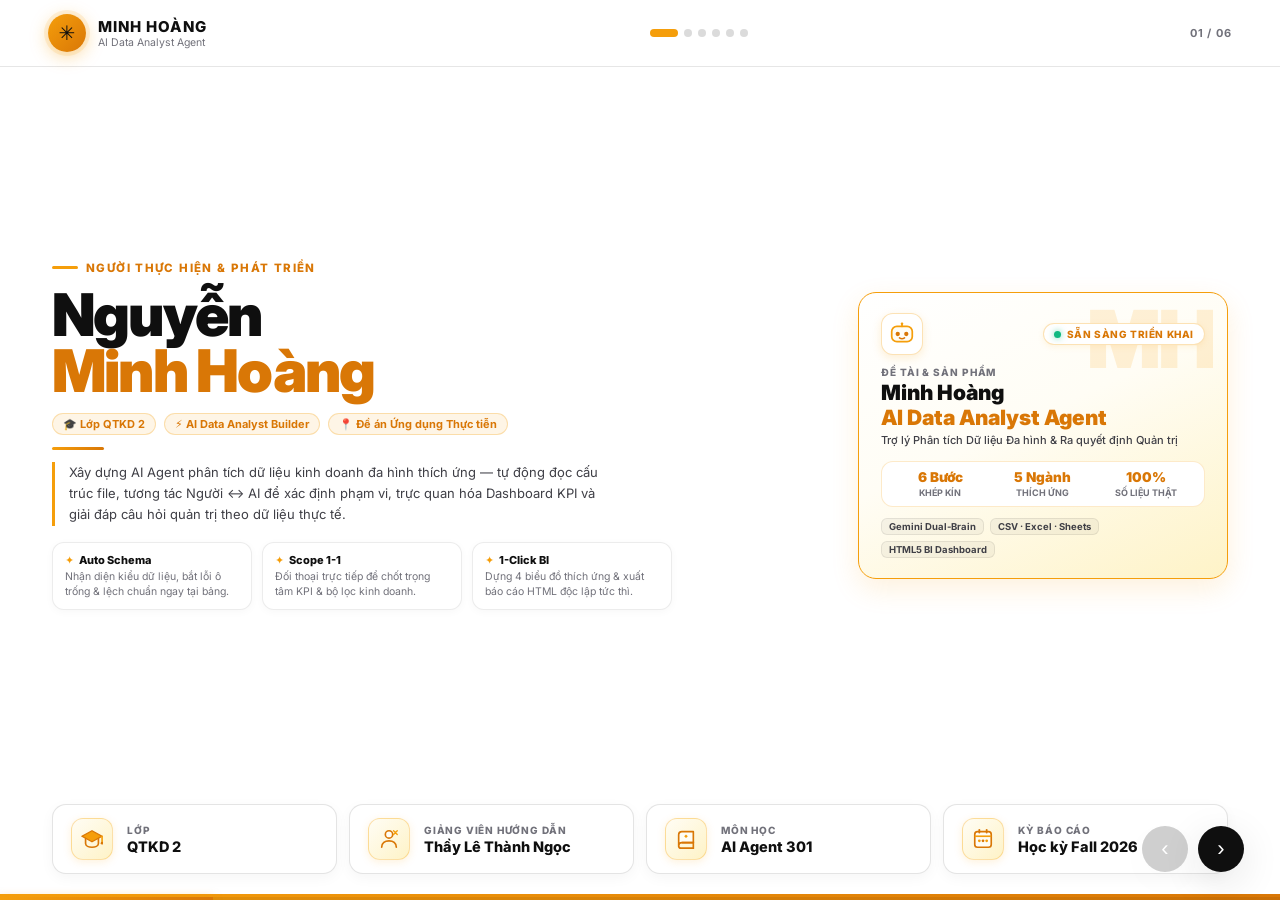
<file: slides.html>
<!DOCTYPE html>
<html lang="vi">
<head>
<meta charset="UTF-8"/>
<meta name="viewport" content="width=device-width,initial-scale=1.0"/>
<title>Minh Hoàng AI Data Analyst — Slide Giới thiệu</title>
<style>
@import url('https://fonts.googleapis.com/css2?family=Inter:wght@300;400;500;600;700;800;900&display=swap');

:root {
  --amber:    #f59e0b;
  --amber-d:  #d97706;
  --amber-l:  #fbbf24;
  --ink:      #0f0f0f;
  --ink-2:    #3f3f46;
  --muted:    #71717a;
  --bg:       #ffffff;
  --bg-soft:  #fffdf5;
  --bg-warm:  #fef9ec;
  --border:   rgba(15,15,15,0.10);
  --shadow-s: 0 4px 16px rgba(15,15,15,0.07);
  --shadow-m: 0 10px 40px rgba(15,15,15,0.11);
  --shadow-l: 0 24px 64px rgba(15,15,15,0.14);
  --r:        16px;
}

* { box-sizing: border-box; margin: 0; padding: 0; }
html, body {
  width: 100%; height: 100%;
  font-family: 'Inter', system-ui, sans-serif;
  background: var(--bg); color: var(--ink);
  overflow: hidden;
}

/* ══════════════════════════════════
   GLOBAL AMBIENT CANVAS
══════════════════════════════════ */
#glCanvas {
  position: fixed; inset: 0;
  width: 100vw; height: 100vh;
  pointer-events: none; z-index: 0;
}

/* ══════════════════════════════════
   DECK & TRANSITIONS
══════════════════════════════════ */
.deck { width: 100vw; height: 100vh; position: relative; overflow: hidden; }

.slide {
  position: absolute; inset: 0;
  display: flex; flex-direction: column;
  opacity: 0; pointer-events: none;
  transition: opacity .6s cubic-bezier(.4,0,.2,1),
              transform .6s cubic-bezier(.4,0,.2,1);
  transform: translateX(80px) scale(.98);
  z-index: 1;
}
.slide.active  { opacity:1; pointer-events:auto; transform:translateX(0) scale(1); }
.slide.exit    { opacity:0; transform:translateX(-80px) scale(.98); }

/* Staggered child entrance */
.slide.active .s-body > * {
  animation: fadeUp .55s cubic-bezier(.4,0,.2,1) both;
}
.slide.active .s-body > *:nth-child(1) { animation-delay:.08s; }
.slide.active .s-body > *:nth-child(2) { animation-delay:.18s; }
.slide.active .s-body > *:nth-child(3) { animation-delay:.28s; }
.slide.active .s-body > *:nth-child(4) { animation-delay:.38s; }
@keyframes fadeUp {
  from { opacity:0; transform:translateY(22px); }
  to   { opacity:1; transform:translateY(0); }
}

/* ══════════════════════════════════
   TOPBAR
══════════════════════════════════ */
.s-topbar {
  flex-shrink: 0;
  display: flex; align-items: center; justify-content: space-between;
  padding: 14px 48px;
  background: rgba(255,255,255,0.80);
  backdrop-filter: blur(20px) saturate(180%);
  border-bottom: 1px solid var(--border);
  z-index: 10; position: relative;
}
.s-brand { display: flex; align-items: center; gap: 12px; }
.s-brand-mark {
  width: 38px; height: 38px; border-radius: 50%;
  background: linear-gradient(135deg, var(--amber) 0%, var(--amber-d) 100%);
  color: var(--ink); font-size: 20px; font-weight: 900;
  display: flex; align-items: center; justify-content: center;
  box-shadow: 0 4px 18px rgba(245,158,11,0.4), 0 0 0 4px rgba(245,158,11,0.12);
  animation: brandPulse 3s ease-in-out infinite;
}
@keyframes brandPulse {
  0%,100% { box-shadow: 0 4px 18px rgba(245,158,11,0.4), 0 0 0 4px rgba(245,158,11,0.12); }
  50%      { box-shadow: 0 4px 24px rgba(245,158,11,0.6), 0 0 0 7px rgba(245,158,11,0.08); }
}
.s-brand-name { font-size: 15px; font-weight: 800; letter-spacing: .07em; color: var(--ink); }
.s-brand-sub  { font-size: 10.5px; color: var(--muted); }

.s-nav { display: flex; gap: 6px; align-items: center; }
.s-nav-dot {
  width: 8px; height: 8px; border-radius: 50%;
  background: rgba(15,15,15,0.15); cursor: pointer;
  transition: all .35s cubic-bezier(.4,0,.2,1); border: none;
}
.s-nav-dot.on { background: var(--amber); width: 28px; border-radius: 4px; }
.s-slide-num { font-size: 11px; font-weight: 700; color: var(--muted); letter-spacing:.08em; }

/* ══════════════════════════════════
   BODY
══════════════════════════════════ */
.s-body {
  flex: 1; display: flex;
  padding: 0 52px 24px;
  gap: 32px; overflow: hidden; position: relative;
}

/* ══════════════════════════════════
   TICKER
══════════════════════════════════ */
.ticker-strip {
  flex-shrink: 0; display: flex; overflow: hidden;
  background: linear-gradient(90deg, var(--amber) 0%, var(--amber-d) 100%);
  color: var(--ink); padding: 10px 0;
  border-top: 1px solid rgba(15,15,15,0.08);
  position: relative;
}
.ticker-strip::before, .ticker-strip::after {
  content: ''; position: absolute; top:0; bottom:0; width: 60px; z-index: 2;
}
.ticker-strip::before { left:0; background: linear-gradient(90deg, var(--amber), transparent); }
.ticker-strip::after  { right:0; background: linear-gradient(-90deg, var(--amber-d), transparent); }
.ticker-track {
  display: flex; white-space: nowrap;
  animation: ticker 26s linear infinite;
  font-size: 11px; font-weight: 800; letter-spacing:.08em; text-transform: uppercase;
}
.ticker-track span { padding: 0 32px; border-right: 1px solid rgba(0,0,0,0.12); }
@keyframes ticker { to { transform: translateX(-50%); } }

/* ══════════════════════════════════
   PROGRESS BAR
══════════════════════════════════ */
.progress-bar { position: fixed; bottom:0; left:0; right:0; height: 3px; background: rgba(15,15,15,0.07); z-index:100; }
.progress-fill {
  height: 100%;
  background: linear-gradient(90deg, var(--amber) 0%, var(--amber-d) 100%);
  transition: width .55s cubic-bezier(.4,0,.2,1);
  box-shadow: 0 0 8px rgba(245,158,11,0.5);
}

/* ══════════════════════════════════
   NAV BUTTONS
══════════════════════════════════ */
.nav-controls { position:fixed; bottom:28px; right:36px; display:flex; gap:10px; z-index:100; }
.nav-btn {
  width: 46px; height: 46px; border-radius: 50%;
  background: var(--ink); border: none; color: #fff; font-size: 22px;
  display: flex; align-items: center; justify-content: center;
  cursor: pointer; transition: all .25s; box-shadow: var(--shadow-m);
}
.nav-btn:hover { background: var(--amber); color: var(--ink); transform: scale(1.08); }
.nav-btn:disabled { opacity:.2; cursor:not-allowed; transform:none; }

/* ── Keyboard hint ── */
.kb-hint {
  position: fixed; bottom: 36px; left: 50%; transform: translateX(-50%);
  display: flex; align-items: center; gap: 7px;
  font-size: 11px; color: var(--muted); pointer-events: none;
}
.kb-hint kbd {
  background: rgba(15,15,15,0.07); border: 1px solid rgba(15,15,15,0.15);
  border-radius: 4px; padding: 2px 7px; font-size: 10px; font-family: inherit;
}

/* ══════════════════════════════════
   SHARED COMPONENTS
══════════════════════════════════ */
.tag {
  display: inline-flex; align-items: center; gap: 7px;
  background: rgba(245,158,11,0.12);
  border: 1px solid rgba(245,158,11,0.3);
  border-radius: 999px; padding: 5px 16px;
  font-size: 11px; font-weight: 700; letter-spacing:.09em;
  color: var(--amber-d); text-transform: uppercase;
}
.tag .dot { width: 6px; height: 6px; border-radius: 50%; background: var(--amber); }

.accent-line {
  display: block; height: 3px; width: 48px;
  background: linear-gradient(90deg, var(--amber), var(--amber-d));
  border-radius: 999px; margin-bottom: 16px;
}

/* Gradient heading underline */
.u-amber {
  position: relative; display: inline-block;
  color: var(--amber-d);
}
.u-amber::after {
  content: ''; position: absolute;
  left: 0; bottom: -5px; right: 0; height: 4px;
  background: linear-gradient(90deg, var(--amber), transparent);
  border-radius: 999px; transform-origin: left;
  animation: lineGrow .7s .4s cubic-bezier(.4,0,.2,1) both;
}
@keyframes lineGrow { from { transform: scaleX(0); } to { transform: scaleX(1); } }

/* ══════════════════════════════════
   SLIDE 0 (SLIDE 1) — PERSONAL INTRO (LAYOUT CHUẨN ẢNH MẪU)
══════════════════════════════════ */
#s0 { background: var(--bg); }
#s0 .s-body {
  flex-direction: column; justify-content: space-between;
  padding: 16px 52px 20px; gap: 16px;
}

.pi-layout-top {
  display: grid; grid-template-columns: 1.25fr 0.85fr; align-items: center; gap: 32px;
  flex: 1;
}

.pi-left-author {
  display: flex; flex-direction: column; justify-content: center; gap: 12px;
}
.pi-prefix-label {
  display: flex; align-items: center; gap: 8px;
  font-size: 11.5px; font-weight: 800; letter-spacing: .12em;
  color: var(--amber-d); text-transform: uppercase;
}
.pi-prefix-label::before {
  content: ''; display: inline-block; width: 26px; height: 2.5px;
  background: var(--amber); border-radius: 2px;
}

.pi-author-name {
  font-size: clamp(38px, 4.6vw, 60px); font-weight: 900;
  line-height: .95; letter-spacing: -.03em; color: var(--ink);
}
.pi-author-name em {
  color: var(--amber-d); font-style: normal; display: block;
}

.pi-badge-group {
  display: flex; gap: 8px; flex-wrap: wrap; margin-top: 2px;
}
.pi-badge {
  display: inline-flex; align-items: center; gap: 5px;
  background: rgba(245,158,11,0.1); border: 1px solid rgba(245,158,11,0.28);
  border-radius: 999px; padding: 3px 10px;
  font-size: 11px; font-weight: 700; color: var(--amber-d);
}

.pi-accent-sep {
  width: 52px; height: 3px;
  background: linear-gradient(90deg, var(--amber), var(--amber-d));
  border-radius: 999px;
}

.pi-author-desc {
  font-size: 13px; color: var(--ink-2); line-height: 1.65;
  padding-left: 14px;
  border-left: 3.5px solid var(--amber);
  max-width: 560px;
}

/* Mini Highlights Trio */
.pi-highlights {
  display: grid; grid-template-columns: repeat(3, 1fr); gap: 10px;
  margin-top: 4px; max-width: 620px;
}
.pi-hl-item {
  background: #ffffff; border: 1px solid rgba(15,15,15,0.08);
  border-radius: 12px; padding: 10px 12px;
  box-shadow: 0 2px 8px rgba(0,0,0,0.03);
  transition: transform .2s, border-color .2s;
}
.pi-hl-item:hover {
  transform: translateY(-2px);
  border-color: rgba(245,158,11,0.35);
}
.pi-hl-title {
  font-size: 11px; font-weight: 800; color: var(--ink);
  display: flex; align-items: center; gap: 5px; margin-bottom: 3px;
}
.pi-hl-title span { color: var(--amber); }
.pi-hl-desc {
  font-size: 10.5px; color: var(--muted); line-height: 1.4;
}

/* Right Project Card - Rich & Well-Balanced */
.pi-main-project-card {
  width: 100%; max-width: 370px; justify-self: end;
  background: linear-gradient(155deg, #ffffff 0%, #fffdf5 45%, #fef3c7 100%);
  border: 1.5px solid var(--amber);
  border-radius: 18px;
  padding: 20px 22px;
  display: flex; flex-direction: column; gap: 11px;
  position: relative; overflow: hidden;
  box-shadow: 0 10px 28px rgba(245,158,11,0.14);
}
.pi-watermark-mh {
  position: absolute; right: 14px; top: 6px;
  font-size: 80px; font-weight: 900;
  color: rgba(245,158,11,0.15); letter-spacing: -.04em;
  line-height: 1; pointer-events: none; user-select: none;
}
.pi-card-topbar {
  display: flex; justify-content: space-between; align-items: center;
  z-index: 2;
}
.pi-project-icon-box {
  width: 42px; height: 42px; border-radius: 12px;
  background: #ffffff; border: 1.5px solid rgba(245,158,11,0.3);
  display: flex; align-items: center; justify-content: center;
  box-shadow: 0 3px 10px rgba(245,158,11,0.16);
}
.pi-live-badge {
  display: inline-flex; align-items: center; gap: 6px;
  background: #ffffff; border: 1px solid rgba(245,158,11,0.3);
  border-radius: 999px; padding: 4px 10px;
  font-size: 10px; font-weight: 800; color: var(--amber-d);
  letter-spacing: .06em; box-shadow: 0 2px 6px rgba(245,158,11,0.1);
}
.pi-live-dot {
  width: 7px; height: 7px; border-radius: 50%; background: #10b981;
  box-shadow: 0 0 6px rgba(16,185,129,0.6);
  animation: pulseDot 2s infinite;
}
@keyframes pulseDot { 0%,100%{opacity:1;transform:scale(1);} 50%{opacity:.4;transform:scale(.85);} }

.pi-project-meta-lbl {
  font-size: 10px; font-weight: 800; color: var(--muted);
  letter-spacing: .09em; text-transform: uppercase; margin-bottom: 2px;
  z-index: 2;
}
.pi-project-meta-val {
  font-size: 21px; font-weight: 900;
  line-height: 1.2; color: var(--ink); z-index: 2;
}
.pi-project-meta-val span {
  color: var(--amber-d); display: block;
}
.pi-project-meta-sub {
  font-size: 11px; color: var(--ink-2); font-weight: 500; margin-top: 2px;
  z-index: 2; line-height: 1.4;
}

.pi-card-stats {
  display: grid; grid-template-columns: repeat(3, 1fr); gap: 6px;
  background: #ffffff; border: 1px solid rgba(245,158,11,0.22);
  border-radius: 12px; padding: 8px 10px; margin-top: 2px;
  z-index: 2;
}
.pi-card-stat { text-align: center; }
.pi-card-stat strong {
  display: block; font-size: 13.5px; font-weight: 900; color: var(--amber-d);
  line-height: 1.1;
}
.pi-card-stat small {
  display: block; font-size: 9px; font-weight: 700; color: var(--muted);
  text-transform: uppercase; margin-top: 2px;
}

.pi-card-tags {
  display: flex; gap: 6px; flex-wrap: wrap; z-index: 2;
}
.pi-card-tag {
  font-size: 9.5px; font-weight: 700; color: var(--ink-2);
  background: rgba(15,15,15,0.04); border: 1px solid rgba(15,15,15,0.08);
  border-radius: 6px; padding: 2px 7px;
}

/* Bottom 4 Cards Row */
.pi-bottom-trio {
  display: grid; grid-template-columns: repeat(4, 1fr); gap: 12px;
}
.pi-trio-card {
  background: #ffffff;
  border: 1px solid rgba(15,15,15,0.11);
  border-radius: 14px; padding: 13px 18px;
  display: flex; align-items: center; gap: 14px;
  box-shadow: 0 4px 14px rgba(0,0,0,0.04);
  transition: transform .22s, box-shadow .22s, border-color .22s;
}
.pi-trio-card:hover {
  transform: translateY(-2px);
  box-shadow: var(--shadow-m);
  border-color: rgba(245,158,11,0.35);
}
.pi-trio-icon-box {
  width: 42px; height: 42px; border-radius: 12px; flex-shrink: 0;
  background: linear-gradient(135deg, #fffdf5 0%, #fef3c7 100%);
  border: 1px solid rgba(245,158,11,0.3);
  display: flex; align-items: center; justify-content: center;
  box-shadow: 0 2px 8px rgba(245,158,11,0.15);
}
.pi-trio-info small {
  display: block; font-size: 10px; font-weight: 800; color: var(--muted);
  letter-spacing: .08em; text-transform: uppercase;
}
.pi-trio-info strong {
  display: block; font-size: 14.5px; font-weight: 800; color: var(--ink);
  margin-top: 2px;
}

.pi-bottom-amber-bar {
  height: 6px; width: 100%;
  background: linear-gradient(90deg, var(--amber) 0%, var(--amber-d) 100%);
  flex-shrink: 0;
}

/* ══════════════════════════════════
   SLIDE 2 (SLIDE 3) — BÀI TOÁN (CHUẨN ẢNH MẪU + STICKERS VÀNG TRẮNG)
══════════════════════════════════ */
#s2 { background: var(--bg); }
#s2 .s-body {
  flex-direction: column; justify-content: space-between;
  padding: 16px 52px 24px; gap: 14px;
}

.pain-header-wrap { margin-bottom: 2px; }
.pain-tag-pill {
  display: inline-flex; align-items: center; gap: 6px;
  background: rgba(245,158,11,0.12); border: 1px solid rgba(245,158,11,0.28);
  border-radius: 999px; padding: 4px 13px;
  font-size: 11px; font-weight: 800; color: var(--amber-d);
  letter-spacing: .08em; text-transform: uppercase; margin-bottom: 8px;
}
.pain-tag-pill .dot {
  width: 6px; height: 6px; border-radius: 50%; background: var(--amber);
}

.pain-title-large {
  font-size: clamp(28px, 3.5vw, 44px); font-weight: 900;
  line-height: 1.05; letter-spacing: -.025em; color: var(--ink);
}

.pain-cards-grid {
  display: grid; grid-template-columns: repeat(3, 1fr); gap: 14px;
  align-items: stretch;
}

.pain-feature-card {
  background: #ffffff;
  border: 1px solid rgba(15,15,15,0.11);
  border-radius: 18px; padding: 20px 20px 16px;
  display: flex; flex-direction: column; justify-content: space-between;
  position: relative; overflow: hidden;
  box-shadow: 0 4px 18px rgba(0,0,0,0.04);
  transition: transform .25s, box-shadow .25s, border-color .25s;
  min-height: 250px;
}
.pain-feature-card:hover {
  transform: translateY(-3px);
  box-shadow: var(--shadow-l);
  border-color: rgba(245,158,11,0.35);
}
.pain-feature-card.highlighted {
  border: 1.8px solid var(--amber);
  box-shadow: 0 8px 28px rgba(245,158,11,0.18);
  background: #ffffff;
}

.pain-card-top-row {
  display: flex; align-items: center; justify-content: space-between;
  margin-bottom: 12px;
}
.pain-card-icon-circle {
  width: 36px; height: 36px; border-radius: 10px;
  background: linear-gradient(135deg, #fffdf5 0%, #fef3c7 100%);
  border: 1px solid rgba(245,158,11,0.25);
  display: flex; align-items: center; justify-content: center;
  box-shadow: 0 2px 6px rgba(245,158,11,0.15);
}
.pain-pill-label {
  background: rgba(245,158,11,0.14); border-radius: 6px;
  padding: 3px 10px; font-size: 10px; font-weight: 800;
  color: var(--amber-d); letter-spacing: .06em;
}
.pain-card-num-watermark {
  font-size: 42px; font-weight: 900; line-height: 1;
  color: rgba(245,158,11,0.15); letter-spacing: -.04em;
}

.pain-feature-card h3 {
  font-size: 15px; font-weight: 800; color: var(--ink);
  margin-bottom: 6px; line-height: 1.3;
}
.pain-feature-card p {
  font-size: 12px; color: var(--ink-2); line-height: 1.6;
  margin-bottom: 10px;
}

/* Bottom sticker / illustration in yellow & white */
.pain-card-sticker-area {
  display: flex; justify-content: flex-end; align-items: flex-end;
  height: 64px; margin-top: auto;
}
.pain-sticker-wrap {
  display: flex; align-items: center; justify-content: center;
  filter: drop-shadow(0 4px 10px rgba(245,158,11,0.18));
}

/* Bottom Highlight Solution Bar */
.pain-solution-bar {
  display: flex; align-items: center; gap: 12px;
  background: #fffdf5;
  border: 1px solid rgba(245,158,11,0.25);
  border-left: 4.5px solid var(--amber-d);
  border-radius: 12px; padding: 13px 20px;
  box-shadow: 0 2px 12px rgba(245,158,11,0.06);
}
.pain-solution-bar .star-gold {
  color: var(--amber-d); font-size: 20px; flex-shrink: 0;
}
.pain-solution-bar p {
  font-size: 12.5px; color: var(--ink-2); line-height: 1.55; margin: 0;
}
.pain-solution-bar strong {
  color: var(--ink);
}

/* ══════════════════════════════════
   SLIDE 1 — COVER
══════════════════════════════════ */
#s1 {
  background: radial-gradient(ellipse at 76% 18%, rgba(245,158,11,0.13) 0%, transparent 52%),
              radial-gradient(ellipse at 15% 85%, rgba(245,158,11,0.07) 0%, transparent 45%),
              var(--bg);
}
#s1 .s-body { flex-direction: column; justify-content: center; padding-top: 0; gap: 20px; }

.cover-kicker-wrap { display: flex; align-items: center; gap: 12px; }
.cover-kicker-line { flex: 0 0 32px; height: 1px; background: var(--amber); }

.cover-title {
  font-size: clamp(50px,7vw,86px); font-weight: 900;
  line-height: .92; letter-spacing: -.03em; color: var(--ink);
}
.cover-title .hl-wrap { position: relative; display: inline-block; }
.cover-title .hl-text { color: var(--amber-d); position: relative; z-index: 1; }
.cover-title .hl-bg {
  position: absolute; left: -6px; right: -6px; bottom: 4px; top: 4px;
  background: rgba(245,158,11,0.12); border-radius: 8px; z-index: 0;
  transform: rotate(-.5deg);
}

.cover-sub {
  font-size: 17px; color: var(--ink-2); line-height: 1.65;
  max-width: 520px; font-weight: 400;
}

.cover-tags { display: flex; gap: 10px; flex-wrap: wrap; }
.cover-tag {
  background: var(--bg);
  border: 1px solid var(--border);
  border-radius: 999px; padding: 7px 20px;
  font-size: 12px; font-weight: 600; color: var(--ink-2);
  box-shadow: var(--shadow-s);
  transition: all .22s;
}
.cover-tag:hover { border-color: var(--amber); color: var(--amber-d); transform: translateY(-2px); box-shadow: var(--shadow-m); }

.cover-deco {
  position: absolute; right: 56px; top: 50%; transform: translateY(-50%);
  pointer-events: none;
}
.cover-deco-ring {
  width: clamp(180px,22vw,280px); height: clamp(180px,22vw,280px);
  border-radius: 50%;
  border: 2px solid rgba(245,158,11,0.15);
  display: flex; align-items: center; justify-content: center;
  animation: ringPulse 4s ease-in-out infinite;
  position: relative;
}
.cover-deco-ring::before {
  content: ''; position: absolute; inset: -16px;
  border-radius: 50%; border: 1px solid rgba(245,158,11,0.08);
}
.cover-deco-ring::after {
  content: ''; position: absolute; inset: 16px;
  border-radius: 50%; border: 1px dashed rgba(245,158,11,0.2);
  animation: ringPulse 4s 1s ease-in-out infinite reverse;
}
@keyframes ringPulse { 0%,100% { transform: scale(1); opacity:1; } 50% { transform: scale(1.04); opacity:.7; } }
.cover-deco-inner {
  font-size: clamp(50px,8vw,100px); font-weight: 900;
  color: var(--amber); line-height: 1; z-index: 1;
  animation: spin8 24s linear infinite;
}
@keyframes spin8 { to { transform: rotate(360deg); } }

/* ══════════════════════════════════
   SLIDE 2 — BÀI TOÁN
══════════════════════════════════ */
#s2 { background: var(--bg); }
#s2 .s-body { flex-direction: column; justify-content: center; gap: 18px; padding-top: 20px; }

.pain-head-row { display: flex; align-items: flex-end; justify-content: space-between; gap: 24px; }
.pain-head-row h2 {
  font-size: clamp(28px,3.8vw,48px); font-weight: 900;
  letter-spacing: -.025em; line-height: 1.0; color: var(--ink);
}
.pain-counter {
  flex-shrink: 0; font-size: 80px; font-weight: 900;
  color: rgba(245,158,11,0.10); letter-spacing: -.06em; line-height: 1;
}

.pain-grid { display: grid; grid-template-columns: repeat(3,1fr); gap: 14px; }

.pain-card {
  background: var(--bg);
  border: 1px solid var(--border);
  border-radius: 20px; padding: 24px 22px;
  position: relative; overflow: hidden;
  transition: transform .3s cubic-bezier(.4,0,.2,1), box-shadow .3s, border-color .3s;
  cursor: default;
}
.pain-card::after {
  content: ''; position: absolute; inset: 0;
  background: linear-gradient(135deg, rgba(245,158,11,0.06) 0%, transparent 60%);
  opacity: 0; transition: opacity .3s;
}
.pain-card:hover { transform: translateY(-5px); box-shadow: var(--shadow-l); border-color: rgba(245,158,11,0.3); }
.pain-card:hover::after { opacity: 1; }

.pain-num {
  font-size: 54px; font-weight: 900; line-height: 1;
  color: rgba(245,158,11,0.15); letter-spacing: -.05em;
  position: absolute; right: 18px; top: 12px;
}
.pain-icon-wrap {
  width: 44px; height: 44px; border-radius: 14px;
  background: rgba(245,158,11,0.12); border: 1px solid rgba(245,158,11,0.22);
  display: flex; align-items: center; justify-content: center;
  font-size: 20px; margin-bottom: 14px;
}
.pain-card h3 { font-size: 15px; font-weight: 700; color: var(--ink); margin-bottom: 8px; }
.pain-card p  { font-size: 12.5px; color: var(--ink-2); line-height: 1.65; }
.pain-badge {
  display: inline-block; background: rgba(245,158,11,0.15);
  border-radius: 6px; padding: 2px 10px; margin-bottom: 10px;
  font-size: 10px; font-weight: 800; color: var(--amber-d); letter-spacing:.05em;
}
.pain-answer {
  display: flex; align-items: flex-start; gap: 12px;
  background: linear-gradient(90deg, rgba(245,158,11,0.10), rgba(245,158,11,0.03));
  border: 1px solid rgba(245,158,11,0.25);
  border-left: 4px solid var(--amber);
  border-radius: 12px; padding: 15px 18px;
}
.pain-answer .star { font-size: 20px; color: var(--amber-d); flex-shrink: 0; margin-top: 1px; }
.pain-answer p { font-size: 13px; color: var(--ink-2); line-height: 1.6; }
.pain-answer strong { color: var(--ink); }

/* ══════════════════════════════════
   SLIDE 3 — 6 BƯỚC NGUYÊN MẪU AGENT (WF-SPLIT-GRID)
══════════════════════════════════ */
#s3 { background: var(--bg); }
#s3 .s-body { flex-direction: column; justify-content: center; gap: 14px; padding-top: 10px; }

.wf-slide-head h2 {
  font-size: clamp(26px,3.2vw,40px); font-weight: 900;
  letter-spacing: -.025em; line-height: 1.05; color: var(--ink); margin-bottom: 6px;
}
.wf-slide-head p {
  font-size: 13px; color: var(--muted);
}

.wf-split-grid {
  display: grid;
  grid-template-columns: 0.88fr 1.35fr;
  gap: 32px;
  align-items: center;
}

.wf-preview-screen {
  background: linear-gradient(155deg, #ffffff 0%, #fffdf5 45%, #fef3c7 100%);
  border: 1.5px solid rgba(15,15,15,0.14);
  border-radius: 18px;
  padding: 26px 24px;
  min-height: 290px;
  display: flex;
  flex-direction: column;
  justify-content: space-between;
  box-shadow: 0 12px 36px rgba(15,15,15,0.08);
  position: relative;
  overflow: hidden;
  transition: all .3s cubic-bezier(.4,0,.2,1);
}
.wf-preview-screen::before {
  content: ''; position: absolute; top:0; left:0; right:0; height:3px;
  background: linear-gradient(90deg, var(--amber), var(--amber-d));
}

.preview-chip {
  display: inline-block; align-self: flex-start;
  background: var(--amber); color: var(--ink);
  border-radius: 999px; padding: 5px 13px;
  font-size: 10.5px; font-weight: 800; letter-spacing: .06em;
  text-transform: uppercase; box-shadow: 0 2px 8px rgba(245,158,11,0.25);
}

.preview-metric {
  font-size: clamp(24px,2.6vw,32px);
  font-weight: 900; color: var(--ink);
  letter-spacing: -.02em; margin: 14px 0 6px;
  line-height: 1.1;
}

.wf-preview-screen h4 {
  margin: 0 0 10px;
  font-size: 16px; font-weight: 700; color: var(--ink);
}

.wf-preview-screen p {
  margin: 0 0 16px;
  font-size: 13px; color: var(--ink-2);
  line-height: 1.6;
}

.preview-footer {
  display: flex; align-items: center; gap: 8px;
  font-size: 12.5px; color: var(--ink); font-weight: 700;
  border-top: 1px solid rgba(15,15,15,0.1);
  padding-top: 14px;
}
.live-dot {
  width: 8px; height: 8px; border-radius: 50%;
  background: var(--amber-d);
  box-shadow: 0 0 0 3px rgba(217, 119, 6, 0.25);
  animation: dotPulse 2s infinite;
}
@keyframes dotPulse {
  0%,100% { transform: scale(1); opacity:1; }
  50% { transform: scale(1.2); opacity:.7; }
}

.wf-numbered-list {
  display: flex; flex-direction: column;
}

.wf-list-item {
  display: grid;
  grid-template-columns: 36px 1fr 24px;
  align-items: center;
  gap: 12px;
  padding: 10px 14px;
  border-bottom: 1px solid rgba(15,15,15,0.08);
  cursor: pointer;
  border-radius: 10px;
  transition: all .2s cubic-bezier(.4,0,.2,1);
}
.wf-list-item:first-child {
  border-top: 1px solid rgba(15,15,15,0.08);
}
.wf-list-item:hover, .wf-list-item.active {
  background: rgba(245, 158, 11, 0.12);
  padding-left: 18px;
}
.wf-idx {
  font-size: 13px; font-weight: 700; color: var(--muted);
}
.wf-list-item.active .wf-idx {
  color: var(--ink); font-weight: 900;
}
.wf-item-body strong {
  display: block; font-size: 14px; font-weight: 700;
  color: var(--ink); line-height: 1.3;
}
.wf-item-body small {
  display: block; font-size: 11.5px; color: var(--muted);
  margin-top: 2px; line-height: 1.4;
}
.wf-item-arrow {
  color: var(--muted); font-weight: 800; font-size: 14px;
  text-align: right; transition: transform .2s;
}
.wf-list-item:hover .wf-item-arrow, .wf-list-item.active .wf-item-arrow {
  color: var(--ink); transform: translate(2px,-2px);
}

/* ══════════════════════════════════
   SLIDE 4 — TÍNH NĂNG + UI MOCK
══════════════════════════════════ */
#s4 {
  background: radial-gradient(ellipse at 90% 50%, rgba(245,158,11,0.09) 0%, transparent 50%),
              var(--bg);
}
#s4 .s-body { flex-direction: row; align-items: stretch; padding-top: 24px; gap: 28px; }

.feat-left {
  flex: 0 0 290px; display: flex; flex-direction: column;
  justify-content: center; gap: 14px;
}
.feat-h2 {
  font-size: clamp(24px,3vw,38px); font-weight: 900;
  color: var(--ink); letter-spacing: -.025em; line-height: 1.1;
}
.feat-p { font-size: 13px; color: var(--ink-2); line-height: 1.65; }

.feat-domains { display: flex; flex-direction: column; gap: 7px; }
.feat-domain {
  display: flex; align-items: center; gap: 10px;
  padding: 9px 14px; border-radius: 10px;
  background: var(--bg); border: 1px solid var(--border);
  font-size: 12px; font-weight: 600; color: var(--ink-2);
  transition: all .22s;
}
.feat-domain:hover { border-color: var(--amber); color: var(--ink); transform: translateX(4px); background: var(--bg-warm); }
.feat-domain .num { font-size: 10px; font-weight: 800; color: var(--amber-d); width: 18px; }

.feat-right { flex: 1; display: flex; flex-direction: column; gap: 12px; }

/* Light agent UI mock */
.mock-ui {
  flex: 1; background: #fff;
  border: 1.5px solid var(--border); border-radius: 18px; overflow: hidden;
  box-shadow: var(--shadow-l); display: flex; flex-direction: column;
}
.mock-bar {
  background: rgba(249,249,249,0.95);
  border-bottom: 1px solid var(--border);
  padding: 10px 16px; display: flex; align-items: center; gap: 10px;
}
.mock-dots { display: flex; gap: 5px; }
.mock-dots span { width: 10px; height: 10px; border-radius: 50%; }
.mock-dots span:nth-child(1) { background: #ef4444; }
.mock-dots span:nth-child(2) { background: var(--amber); }
.mock-dots span:nth-child(3) { background: #22c55e; }
.mock-addr {
  flex: 1; background: rgba(15,15,15,0.05);
  border: 1px solid var(--border); border-radius: 6px;
  padding: 4px 12px; font-size: 10.5px; color: var(--muted);
}
.mock-live { font-size: 10px; color: #15803d; font-weight: 800; letter-spacing:.04em; }

.kpi-row { display: flex; gap: 8px; padding: 12px 14px 0; }
.kpi-card {
  flex: 1; background: var(--bg-warm);
  border: 1px solid rgba(245,158,11,0.18); border-radius: 10px; padding: 10px 12px;
  transition: transform .2s;
}
.kpi-card:hover { transform: scale(1.03); }
.kpi-label { font-size: 9.5px; color: var(--muted); font-weight: 600; margin-bottom: 4px; }
.kpi-val   { font-size: 15px; font-weight: 900; color: var(--ink); }
.kpi-delta { font-size: 9.5px; color: var(--muted); margin-top: 2px; }

.mock-chat { padding: 10px 14px 12px; display: flex; flex-direction: column; gap: 7px; }
.mock-msg {
  padding: 8px 12px; border-radius: 10px;
  font-size: 10.5px; line-height: 1.55; max-width: 90%;
}
.mock-msg.ai   { background: rgba(245,158,11,0.09); border: 1px solid rgba(245,158,11,0.2); align-self:flex-start; color: var(--ink-2); }
.mock-msg.user { background: var(--bg-soft); border: 1px solid var(--border); align-self:flex-end; color: var(--ink-2); }

/* Feature 2-col grid */
.feat-g2 { display: grid; grid-template-columns: 1fr 1fr; gap: 10px; }
.feat-mini {
  background: var(--bg); border: 1px solid var(--border); border-radius: 12px;
  padding: 14px; display: flex; align-items: flex-start; gap: 10px;
  transition: all .22s; box-shadow: var(--shadow-s);
}
.feat-mini:hover { border-color: var(--amber); transform: translateY(-2px); box-shadow: var(--shadow-m); }
.feat-mini-ic {
  width: 32px; height: 32px; border-radius: 9px; flex-shrink: 0;
  background: rgba(245,158,11,0.12); border: 1px solid rgba(245,158,11,0.22);
  display: flex; align-items: center; justify-content: center; font-size: 14px;
}
.feat-mini h3 { font-size: 12px; font-weight: 700; color: var(--ink); margin-bottom: 3px; }
.feat-mini p  { font-size: 10.5px; color: var(--muted); line-height: 1.55; }

/* ══════════════════════════════════
   SLIDE 5 — LỢI ÍCH VƯỢT TRỘI (2X2 GRID + CHÂN THỰC DỮ LIỆU AGENT)
══════════════════════════════════ */
#s5 {
  background: radial-gradient(ellipse at 50% 0%, rgba(245,158,11,0.10) 0%, transparent 60%),
              var(--bg);
}
#s5 .s-body {
  flex-direction: column; justify-content: flex-start;
  padding-top: 14px; gap: 14px;
}

.benefit-head {
  display: flex; align-items: flex-end; justify-content: space-between;
}
.benefit-title {
  font-size: clamp(24px, 3.1vw, 36px); font-weight: 900;
  line-height: 1.05; letter-spacing: -.025em; color: var(--ink);
}
.benefit-title .hl-amber {
  color: var(--amber-d);
}

.benefit-grid {
  display: grid;
  grid-template-columns: 1fr 1fr;
  gap: 14px;
  flex: 1;
}

.benefit-card {
  background: #ffffff;
  border: 1.5px solid rgba(15,15,15,0.11);
  border-radius: 16px;
  padding: 16px 20px;
  display: flex;
  flex-direction: column;
  justify-content: space-between;
  box-shadow: 0 6px 20px rgba(15,15,15,0.05);
  transition: transform .25s, box-shadow .25s, border-color .25s;
  position: relative;
  overflow: hidden;
}
.benefit-card:hover {
  transform: translateY(-3px);
  box-shadow: 0 12px 32px rgba(15,15,15,0.09);
  border-color: rgba(245,158,11,0.35);
}

.benefit-card-title {
  font-size: 13.5px;
  font-weight: 800;
  color: var(--ink);
  letter-spacing: .02em;
  text-transform: uppercase;
  margin-bottom: 8px;
}

.benefit-card-visual {
  flex: 1;
  display: flex;
  align-items: center;
  justify-content: center;
  background: linear-gradient(135deg, rgba(254,249,236,0.6) 0%, rgba(255,255,255,0.9) 100%);
  border: 1px solid rgba(245,158,11,0.15);
  border-radius: 12px;
  padding: 10px 14px;
  margin-bottom: 8px;
  min-height: 120px;
}

.benefit-card-foot strong {
  display: block;
  font-size: 12px;
  font-weight: 700;
  color: var(--ink);
}
.benefit-card-foot small {
  display: block;
  font-size: 10.5px;
  color: var(--muted);
  margin-top: 1px;
}

/* Visual 1: Flow Data -> Dashboard -> Decision */
.v1-flow {
  display: flex; align-items: center; justify-content: space-between;
  width: 100%; gap: 8px;
}
.v1-files {
  display: flex; flex-direction: column; gap: 4px; font-size: 10px; font-weight: 700;
}
.v1-file-badge {
  background: #ffffff; border: 1px solid var(--border);
  padding: 3px 8px; border-radius: 6px; box-shadow: var(--shadow-s);
  display: flex; align-items: center; gap: 4px; color: var(--ink);
}
.v1-arrow {
  color: var(--amber-d); font-size: 16px; font-weight: 900;
}
.v1-mock {
  background: #ffffff; border: 1px solid var(--border);
  border-radius: 10px; padding: 8px 12px; box-shadow: var(--shadow-s);
  min-width: 140px;
}
.v1-mock-row {
  display: flex; justify-content: space-between; align-items: center; font-size: 9.5px;
  margin-bottom: 4px;
}
.v1-mock-kpi {
  font-size: 14px; font-weight: 900; color: var(--ink);
}
.v1-mock-delta {
  font-size: 9px; color: var(--amber-d); font-weight: 700;
}
.v1-decision {
  display: flex; flex-direction: column; align-items: center; gap: 3px;
}
.v1-check-circle {
  width: 32px; height: 32px; border-radius: 50%;
  background: #15803d; color: #fff;
  display: flex; align-items: center; justify-content: center;
  font-size: 16px; font-weight: 900;
  box-shadow: 0 4px 12px rgba(22,163,74,0.35);
}
.v1-decision span {
  font-size: 10px; font-weight: 800; color: var(--ink); letter-spacing: .04em;
}

/* Visual 2: Spoke Network 5 Domains */
.v2-network {
  position: relative; width: 100%; height: 110px;
  display: flex; align-items: center; justify-content: center;
}
.v2-center {
  background: linear-gradient(135deg, var(--amber) 0%, var(--amber-d) 100%);
  color: var(--ink); font-weight: 900; font-size: 10.5px;
  padding: 8px 14px; border-radius: 999px;
  box-shadow: 0 4px 16px rgba(245,158,11,0.4);
  z-index: 2; display: flex; align-items: center; gap: 4px;
}
.v2-spokes {
  position: absolute; inset: 0; display: flex;
  justify-content: space-between; align-items: center;
}
.v2-col {
  display: flex; flex-direction: column; gap: 6px;
}
.v2-badge {
  background: #ffffff; border: 1px solid var(--border);
  padding: 3px 8px; border-radius: 999px;
  font-size: 9.5px; font-weight: 700; color: var(--ink-2);
  display: flex; align-items: center; gap: 4px;
  box-shadow: 0 2px 6px rgba(0,0,0,0.04);
}

/* Visual 3: Chat 2-way */
.v3-chat-flow {
  display: flex; align-items: center; width: 100%; gap: 10px;
}
.v3-user-bubble {
  background: #ffffff; border: 1px solid var(--border);
  border-radius: 10px; padding: 7px 10px;
  font-size: 10px; color: var(--ink); flex: 1;
  box-shadow: var(--shadow-s);
}
.v3-user-bubble strong { color: var(--amber-d); display: block; font-size: 9px; margin-bottom: 2px; }
.v3-agent-res {
  background: #ffffff; border: 1px solid rgba(245,158,11,0.25);
  border-radius: 10px; padding: 7px 10px; flex: 1.3;
  box-shadow: var(--shadow-s);
}
.v3-agent-res-top {
  display: flex; justify-content: space-between; align-items: center;
  font-size: 9px; font-weight: 700; color: var(--amber-d); margin-bottom: 3px;
}
.v3-agent-res p {
  font-size: 10px; color: var(--ink); line-height: 1.4; margin: 0;
}

/* Visual 4: 4 Live Charts */
.v4-charts-grid {
  display: grid; grid-template-columns: 1fr 1fr; gap: 6px; width: 100%;
}
.v4-mini-box {
  background: #ffffff; border: 1px solid var(--border);
  border-radius: 8px; padding: 6px 8px;
}
.v4-mini-title {
  font-size: 8.5px; font-weight: 800; color: var(--muted);
  text-transform: uppercase; margin-bottom: 4px;
}

/* Bottom CTA */
.benefit-bottom-cta {
  display: flex; justify-content: center; align-items: center;
}
.btn-cta-experience {
  display: inline-flex; align-items: center; justify-content: center; gap: 8px;
  background: linear-gradient(135deg, #fef3c7 0%, #fde68a 100%);
  border: 1.5px solid var(--amber);
  color: var(--ink);
  font-size: 13.5px; font-weight: 800; letter-spacing: .04em;
  padding: 11px 34px; border-radius: 999px;
  cursor: pointer; text-decoration: none;
  box-shadow: 0 4px 18px rgba(245,158,11,0.28);
  transition: all .25s cubic-bezier(.4,0,.2,1);
}
.btn-cta-experience:hover {
  background: linear-gradient(135deg, #fde68a 0%, #f59e0b 100%);
  transform: translateY(-2px);
  box-shadow: 0 8px 26px rgba(245,158,11,0.4);
}

/* ══════════════════════════════════
   SLIDE 6 — PHỤ LỤC PHẢN BIỆN (DEFENSE APPENDIX)
══════════════════════════════════ */
#s6 { background: var(--bg); }
#s6 .s-body {
  flex-direction: column; justify-content: flex-start;
  padding: 10px 52px 20px; gap: 12px;
}
.defense-head {
  display: flex; justify-content: space-between; align-items: flex-end;
  margin-bottom: 2px;
}
.defense-tag {
  display: inline-flex; align-items: center; gap: 6px;
  background: rgba(245,158,11,0.12); border: 1px solid rgba(245,158,11,0.3);
  color: var(--amber-d); font-size: 11px; font-weight: 800;
  text-transform: uppercase; letter-spacing: .08em; padding: 4px 12px; border-radius: 999px;
  margin-bottom: 4px;
}
.defense-title {
  font-size: clamp(24px, 2.7vw, 34px); font-weight: 900; line-height: 1.1; color: var(--ink);
  letter-spacing: -.02em;
}
.defense-meta {
  font-size: 11px; font-weight: 800; color: var(--muted);
  letter-spacing: .08em; text-transform: uppercase;
}
.defense-grid {
  display: grid; grid-template-columns: repeat(2, 1fr); gap: 12px; flex: 1;
}
.defense-card {
  background: #ffffff; border: 1px solid rgba(15,15,15,0.1); border-radius: 14px;
  padding: 14px 16px; display: flex; flex-direction: column; gap: 8px;
  box-shadow: 0 4px 16px rgba(0,0,0,0.03); position: relative; overflow: hidden;
  border-left: 4px solid var(--amber);
  transition: transform .2s, box-shadow .2s;
}
.defense-card:hover {
  transform: translateY(-2px); box-shadow: 0 8px 24px rgba(245,158,11,0.12);
}
.defense-card-header {
  display: flex; align-items: center; justify-content: space-between;
}
.defense-card-title {
  font-size: 13px; font-weight: 800; color: var(--ink); text-transform: uppercase;
  letter-spacing: .05em; display: flex; align-items: center; gap: 8px;
}
.defense-card-title span {
  width: 20px; height: 20px; border-radius: 6px;
  background: rgba(245,158,11,0.15); color: var(--amber-d);
  display: inline-flex; align-items: center; justify-content: center;
  font-size: 11px; font-weight: 900;
}
.defense-card-badge {
  font-size: 9px; font-weight: 800; color: var(--amber-d);
  background: #fffdf5; border: 1px solid rgba(245,158,11,0.3);
  padding: 2px 7px; border-radius: 999px; letter-spacing: .04em;
}
.defense-list {
  list-style: none; padding: 0; margin: 0; display: flex; flex-direction: column; gap: 6px;
}
.defense-list li {
  font-size: 11.5px; color: var(--ink-2); line-height: 1.48;
  padding-left: 15px; position: relative;
}
.defense-list li::before {
  content: '✦'; position: absolute; left: 0; top: 0;
  color: var(--amber); font-size: 9.5px;
}
.defense-list li strong {
  color: var(--ink); font-weight: 700;
}
.defense-list li em {
  color: var(--amber-d); font-style: normal; font-weight: 700;
}

.defense-banner {
  background: linear-gradient(90deg, #fffdf5 0%, #fef3c7 100%);
  border: 1px solid rgba(245,158,11,0.35); border-radius: 10px;
  padding: 8px 14px; display: flex; align-items: center; gap: 10px;
  font-size: 11.5px; color: var(--ink); font-weight: 600;
}
.defense-banner-icon {
  font-size: 16px; color: var(--amber-d); flex-shrink: 0;
}

</style>
</head>
<body>

<!-- Ambient canvas -->
<canvas id="glCanvas"></canvas>

<div class="deck">

<!-- ════════════════════════════════
     SLIDE 0 (SLIDE 1) — PERSONAL INTRO (LAYOUT CHUẨN ẢNH MẪU)
════════════════════════════════ -->
<div class="slide active" id="s0">
  <div class="s-topbar">
    <div class="s-brand">
      <div class="s-brand-mark">✳</div>
      <div>
        <div class="s-brand-name">MINH HOÀNG</div>
        <div class="s-brand-sub">AI Data Analyst Agent</div>
      </div>
    </div>
    <div class="s-nav" id="nd0"></div>
    <div class="s-slide-num">01 / 06</div>
  </div>

  <div class="s-body">
    <!-- Top 2-Column Section -->
    <div class="pi-layout-top">
      <div class="pi-left-author">
        <div class="pi-prefix-label">NGƯỜI THỰC HIỆN & PHÁT TRIỂN</div>
        <div class="pi-author-name">
          Nguyễn<br/>
          <em>Minh Hoàng</em>
        </div>
        <div class="pi-badge-group">
          <span class="pi-badge">🎓 Lớp QTKD 2</span>
          <span class="pi-badge">⚡ AI Data Analyst Builder</span>
          <span class="pi-badge">📍 Đề án Ứng dụng Thực tiễn</span>
        </div>
        <div class="pi-accent-sep"></div>
        <p class="pi-author-desc">
          Xây dựng AI Agent phân tích dữ liệu kinh doanh đa hình thích ứng — tự động đọc cấu trúc file, tương tác Người ↔ AI để xác định phạm vi, trực quan hóa Dashboard KPI và giải đáp câu hỏi quản trị theo dữ liệu thực tế.
        </p>

        <!-- Mini Highlights Trio -->
        <div class="pi-highlights">
          <div class="pi-hl-item">
            <div class="pi-hl-title"><span>✦</span> Auto Schema</div>
            <div class="pi-hl-desc">Nhận diện kiểu dữ liệu, bắt lỗi ô trống & lệch chuẩn ngay tại bảng.</div>
          </div>
          <div class="pi-hl-item">
            <div class="pi-hl-title"><span>✦</span> Scope 1-1</div>
            <div class="pi-hl-desc">Đối thoại trực tiếp để chốt trọng tâm KPI & bộ lọc kinh doanh.</div>
          </div>
          <div class="pi-hl-item">
            <div class="pi-hl-title"><span>✦</span> 1-Click BI</div>
            <div class="pi-hl-desc">Dựng 4 biểu đồ thích ứng & xuất báo cáo HTML độc lập tức thì.</div>
          </div>
        </div>
      </div>

      <!-- Right Main Project Card - Rich Showcase -->
      <div class="pi-main-project-card">
        <div class="pi-watermark-mh">MH</div>

        <div class="pi-card-topbar">
          <div class="pi-project-icon-box">
            <svg width="24" height="24" viewBox="0 0 28 28" fill="none">
              <rect x="2" y="5" width="24" height="18" rx="6" fill="#fffdf5" stroke="#f59e0b" stroke-width="2"/>
              <circle cx="9" cy="14" r="2.5" fill="#d97706"/>
              <circle cx="19" cy="14" r="2.5" fill="#d97706"/>
              <path d="M11 18.5 C12.5 19.5 15.5 19.5 17 18.5" stroke="#d97706" stroke-width="1.8" stroke-linecap="round"/>
              <line x1="14" y1="2" x2="14" y2="5" stroke="#f59e0b" stroke-width="2" stroke-linecap="round"/>
              <circle cx="14" cy="2" r="1.5" fill="#f59e0b"/>
            </svg>
          </div>
          <span class="pi-live-badge"><span class="pi-live-dot"></span>SẴN SÀNG TRIỂN KHAI</span>
        </div>

        <div>
          <div class="pi-project-meta-lbl">ĐỀ TÀI & SẢN PHẨM</div>
          <div class="pi-project-meta-val">
            Minh Hoàng
            <span>AI Data Analyst Agent</span>
          </div>
          <div class="pi-project-meta-sub">Trợ lý Phân tích Dữ liệu Đa hình & Ra quyết định Quản trị</div>
        </div>

        <!-- 3 Key Metric Stats -->
        <div class="pi-card-stats">
          <div class="pi-card-stat">
            <strong>6 Bước</strong>
            <small>Khép kín</small>
          </div>
          <div class="pi-card-stat">
            <strong>5 Ngành</strong>
            <small>Thích ứng</small>
          </div>
          <div class="pi-card-stat">
            <strong>100%</strong>
            <small>Số liệu thật</small>
          </div>
        </div>

        <!-- Tech tags -->
        <div class="pi-card-tags">
          <span class="pi-card-tag">Gemini Dual-Brain</span>
          <span class="pi-card-tag">CSV · Excel · Sheets</span>
          <span class="pi-card-tag">HTML5 BI Dashboard</span>
        </div>
      </div>
    </div>

    <!-- Bottom 4 Cards Row -->
    <div class="pi-bottom-trio">
      <!-- Card 1: Lớp -->
      <div class="pi-trio-card">
        <div class="pi-trio-icon-box">
          <svg width="22" height="22" viewBox="0 0 24 24" fill="none">
            <path d="M12 3 L1 9 L12 15 L23 9 Z" fill="#f59e0b" stroke="#d97706" stroke-width="1.5" stroke-linejoin="round"/>
            <path d="M5 11.5 V17 C5 19.5 8.5 21 12 21 C15.5 21 19 19.5 19 17 V11.5" stroke="#d97706" stroke-width="1.8" stroke-linecap="round" fill="none"/>
            <path d="M23 9 V16" stroke="#f59e0b" stroke-width="1.8" stroke-linecap="round"/>
            <circle cx="23" cy="16.5" r="1.5" fill="#d97706"/>
          </svg>
        </div>
        <div class="pi-trio-info">
          <small>LỚP</small>
          <strong>QTKD 2</strong>
        </div>
      </div>

      <!-- Card 2: Giảng viên -->
      <div class="pi-trio-card">
        <div class="pi-trio-icon-box">
          <svg width="22" height="22" viewBox="0 0 24 24" fill="none">
            <circle cx="12" cy="7" r="4" fill="#fffdf5" stroke="#d97706" stroke-width="1.8"/>
            <path d="M4 21 C4 16.5 7.5 14 12 14 C16.5 14 20 16.5 20 21" stroke="#d97706" stroke-width="1.8" stroke-linecap="round" fill="none"/>
            <path d="M17 3 L21 7 M21 3 L17 7" stroke="#f59e0b" stroke-width="1.5" stroke-linecap="round"/>
          </svg>
        </div>
        <div class="pi-trio-info">
          <small>GIẢNG VIÊN HƯỚNG DẪN</small>
          <strong>Thầy Lê Thành Ngọc</strong>
        </div>
      </div>

      <!-- Card 3: Môn học -->
      <div class="pi-trio-card">
        <div class="pi-trio-icon-box">
          <svg width="22" height="22" viewBox="0 0 24 24" fill="none">
            <path d="M4 19.5 C4 17.5 5.5 16 7.5 16 H20 V4 H7.5 C5.5 4 4 5.5 4 7.5 V19.5 Z" fill="#fffdf5" stroke="#d97706" stroke-width="1.8" stroke-linejoin="round"/>
            <path d="M4 19.5 C4 20.9 5.1 22 6.5 22 H20 V16 H7.5" fill="none" stroke="#d97706" stroke-width="1.8"/>
            <path d="M10 9 L12 7 L14 9 L12 11 Z" fill="#f59e0b"/>
          </svg>
        </div>
        <div class="pi-trio-info">
          <small>MÔN HỌC</small>
          <strong>AI Agent 301</strong>
        </div>
      </div>

      <!-- Card 4: Kỳ báo cáo / Đồ án -->
      <div class="pi-trio-card">
        <div class="pi-trio-icon-box">
          <svg width="22" height="22" viewBox="0 0 24 24" fill="none">
            <rect x="3" y="4" width="18" height="17" rx="3" fill="#fffdf5" stroke="#d97706" stroke-width="1.8"/>
            <line x1="3" y1="9" x2="21" y2="9" stroke="#f59e0b" stroke-width="1.8"/>
            <line x1="8" y1="2" x2="8" y2="5" stroke="#d97706" stroke-width="2" stroke-linecap="round"/>
            <line x1="16" y1="2" x2="16" y2="5" stroke="#d97706" stroke-width="2" stroke-linecap="round"/>
            <circle cx="8" cy="14" r="1.5" fill="#f59e0b"/>
            <circle cx="12" cy="14" r="1.5" fill="#d97706"/>
            <circle cx="16" cy="14" r="1.5" fill="#f59e0b"/>
          </svg>
        </div>
        <div class="pi-trio-info">
          <small>KỲ BÁO CÁO</small>
          <strong>Học kỳ Fall 2026</strong>
        </div>
      </div>
    </div>
  </div>

  <!-- Bottom Amber Accent Bar -->
  <div class="pi-bottom-amber-bar"></div>
</div>

<!-- ════════════════════════════════
     SLIDE 1 — COVER
════════════════════════════════ -->
<div class="slide" id="s1">
  <div class="s-topbar">
    <div class="s-brand">
      <div class="s-brand-mark">✳</div>
      <div>
        <div class="s-brand-name">MINH HOÀNG</div>
        <div class="s-brand-sub">AI Data Analyst Agent</div>
      </div>
    </div>
    <div class="s-nav" id="nd1"></div>
    <div class="s-slide-num">02 / 06</div>
  </div>

  <div class="s-body">
    <div class="cover-kicker-wrap">
      <div class="cover-kicker-line"></div>
      <div class="tag"><span class="dot"></span>Nền tảng AI Agent Phân tích Dữ liệu</div>
    </div>

    <div class="cover-title">
      Dữ liệu rõ ràng —<br/>
      Quyết định&nbsp;<span class="hl-wrap"><span class="hl-bg"></span><span class="hl-text">Chính xác</span></span>
    </div>

    <p class="cover-sub">
      AI Agent tự động đọc, chuẩn hóa, trực quan hóa và giải đáp sâu mọi bài toán kinh doanh từ đa dạng bảng dữ liệu bạn cung cấp.
    </p>

    <div class="cover-tags">
      <span class="cover-tag">✦ Phân tích Đa hình</span>
      <span class="cover-tag">✦ Tương tác AI Trực tiếp</span>
      <span class="cover-tag">✦ Dashboard KPI Động</span>
      <span class="cover-tag">✦ Xuất Báo cáo HTML 1-Click</span>
    </div>
  </div>

  <div class="cover-deco">
    <div class="cover-deco-ring">
      <div class="cover-deco-inner">✳</div>
    </div>
  </div>

  <div class="ticker-strip">
    <div class="ticker-track">
      <span>✦ PHÂN TÍCH ĐA HÌNH</span><span>✦ DASHBOARD KPI ĐỘNG</span><span>✦ TƯƠNG TÁC AI TRỰC TIẾP</span><span>✦ LÀM SẠCH DỮ LIỆU</span><span>✦ GEMINI DUAL-BRAIN</span><span>✦ BIỂU ĐỒ XU HƯỚNG</span><span>✦ XUẤT BÁO CÁO HTML</span>
      <span>✦ PHÂN TÍCH ĐA HÌNH</span><span>✦ DASHBOARD KPI ĐỘNG</span><span>✦ TƯƠNG TÁC AI TRỰC TIẾP</span><span>✦ LÀM SẠCH DỮ LIỆU</span><span>✦ GEMINI DUAL-BRAIN</span><span>✦ BIỂU ĐỒ XU HƯỚNG</span><span>✦ XUẤT BÁO CÁO HTML</span>
    </div>
  </div>
</div>

<!-- ════════════════════════════════
     SLIDE 2 (SLIDE 3) — BÀI TOÁN (CHUẨN ẢNH MẪU + STICKERS VÀNG TRẮNG)
════════════════════════════════ -->
<div class="slide" id="s2">
  <div class="s-topbar">
    <div class="s-brand">
      <div class="s-brand-mark">✳</div>
      <div>
        <div class="s-brand-name">MINH HOÀNG</div>
        <div class="s-brand-sub">AI Data Analyst Agent</div>
      </div>
    </div>
    <div class="s-nav" id="nd2"></div>
    <div class="s-slide-num">03 / 06</div>
  </div>

  <div class="s-body">
    <div class="pain-header-wrap">
      <div class="pain-tag-pill"><span class="dot"></span>BÀI TOÁN</div>
      <div class="pain-title-large">
        Dữ liệu có đó —<br/>
        Nhưng khó khai thác
      </div>
    </div>

    <div class="pain-cards-grid">
      <!-- Card 1 -->
      <div class="pain-feature-card">
        <div>
          <div class="pain-card-top-row">
            <div class="pain-card-icon-circle">
              <!-- Wrench in Gold/White -->
              <svg width="18" height="18" viewBox="0 0 24 24" fill="none">
                <path d="M14.7 6.3a1 1 0 0 0 0 1.4l1.6 1.6a1 1 0 0 0 1.4 0l3.77-3.77a6 6 0 0 1-7.94 7.94l-6.91 6.91a2.12 2.12 0 0 1-3-3l6.91-6.91a6 6 0 0 1 7.94-7.94l-3.76 3.76z" stroke="#d97706" stroke-width="2" fill="#fffdf5"/>
              </svg>
            </div>
            <span class="pain-pill-label">VẤN ĐỀ</span>
            <span class="pain-card-num-watermark">01</span>
          </div>
          <h3>Dashboard cứng nhắc</h3>
          <p>Power BI, Excel yêu cầu cấu hình lại mỗi khi cấu trúc bảng thay đổi. Phụ thuộc chuyên gia kỹ thuật để setup và bảo trì liên tục.</p>
        </div>

        <!-- Yellow/White Vector Sticker: Excel & Gears -->
        <div class="pain-card-sticker-area">
          <div class="pain-sticker-wrap">
            <svg width="88" height="58" viewBox="0 0 88 58" fill="none">
              <!-- Gears behind -->
              <circle cx="28" cy="34" r="15" fill="#fffdf5" stroke="#f59e0b" stroke-width="2.5" stroke-dasharray="6,4"/>
              <circle cx="28" cy="34" r="5.5" fill="#fef3c7" stroke="#d97706" stroke-width="2"/>
              <circle cx="68" cy="40" r="11" fill="#fffdf5" stroke="#d97706" stroke-width="2" stroke-dasharray="5,3"/>
              <circle cx="68" cy="40" r="4" fill="#f59e0b"/>
              <!-- Excel Spreadsheet Window -->
              <rect x="24" y="8" width="46" height="34" rx="5" fill="#ffffff" stroke="#d97706" stroke-width="1.8"/>
              <rect x="24" y="8" width="46" height="9" rx="4" fill="linear-gradient(90deg, #f59e0b, #d97706)"/>
              <line x1="24" y1="22" x2="70" y2="22" stroke="#fef3c7" stroke-width="1.5"/>
              <line x1="24" y1="30" x2="70" y2="30" stroke="#fef3c7" stroke-width="1.5"/>
              <line x1="42" y1="17" x2="42" y2="42" stroke="#fef3c7" stroke-width="1.5"/>
              <line x1="56" y1="17" x2="56" y2="42" stroke="#fef3c7" stroke-width="1.5"/>
              <!-- Golden Excel Badge with X -->
              <rect x="18" y="14" width="16" height="18" rx="3.5" fill="#d97706" stroke="#ffffff" stroke-width="1.5"/>
              <text x="26" y="27" font-size="12" font-weight="900" fill="#ffffff" text-anchor="middle" font-family="Inter, sans-serif">X</text>
            </svg>
          </div>
        </div>
      </div>

      <!-- Card 2 (Active Highlighted) -->
      <div class="pain-feature-card highlighted">
        <div>
          <div class="pain-card-top-row">
            <div class="pain-card-icon-circle" style="background:#fef3c7;border-color:var(--amber);">
              <!-- Robot icon in Gold/White -->
              <svg width="20" height="20" viewBox="0 0 24 24" fill="none">
                <rect x="3" y="6" width="18" height="14" rx="4" fill="#fffdf5" stroke="#d97706" stroke-width="1.8"/>
                <circle cx="8.5" cy="12" r="1.8" fill="#d97706"/>
                <circle cx="15.5" cy="12" r="1.8" fill="#d97706"/>
                <line x1="12" y1="2" x2="12" y2="6" stroke="#d97706" stroke-width="2" stroke-linecap="round"/>
                <circle cx="12" cy="2" r="1.5" fill="#f59e0b"/>
              </svg>
            </div>
            <span class="pain-pill-label" style="background:var(--amber);color:var(--ink);">VẤN ĐỀ</span>
            <span class="pain-card-num-watermark" style="color:rgba(245,158,11,0.28);">02</span>
          </div>
          <h3>AI thông thường "bịa" số liệu</h3>
          <p>ChatGPT, Claude thường xuyên tính sai số học hoặc đưa ra số liệu không có thật trong dữ liệu thực tế của doanh nghiệp.</p>
        </div>

        <!-- Yellow/White Vector Sticker: Confused Robot + ? + Numbers -->
        <div class="pain-card-sticker-area">
          <div class="pain-sticker-wrap">
            <svg width="96" height="60" viewBox="0 0 96 60" fill="none">
              <!-- Floating numbers and question marks in gold -->
              <g font-family="Inter, sans-serif" font-weight="900" fill="#f59e0b">
                <text x="14" y="22" font-size="13" opacity="0.75">?</text>
                <text x="22" y="42" font-size="11" opacity="0.6">5</text>
                <text x="76" y="16" font-size="12" opacity="0.7">4</text>
                <text x="84" y="32" font-size="14" opacity="0.6">1</text>
                <text x="74" y="46" font-size="11" opacity="0.75">3</text>
              </g>
              <!-- Antennas -->
              <line x1="48" y1="6" x2="48" y2="13" stroke="#d97706" stroke-width="2" stroke-linecap="round"/>
              <circle cx="48" cy="5" r="2.8" fill="#f59e0b" stroke="#ffffff" stroke-width="1"/>
              <!-- Head -->
              <rect x="34" y="13" width="28" height="22" rx="7" fill="#ffffff" stroke="#d97706" stroke-width="2"/>
              <!-- Screen visor -->
              <rect x="38" y="17" width="20" height="11" rx="4" fill="#fef3c7"/>
              <circle cx="43" cy="22.5" r="2.2" fill="#d97706"/>
              <circle cx="53" cy="22.5" r="2.2" fill="#d97706"/>
              <path d="M44 30 Q48 28 52 30" stroke="#d97706" stroke-width="1.5" stroke-linecap="round"/>
              <!-- Ears -->
              <rect x="31" y="20" width="3" height="7" rx="1.5" fill="#f59e0b"/>
              <rect x="62" y="20" width="3" height="7" rx="1.5" fill="#f59e0b"/>
              <!-- Body -->
              <rect x="44" y="35" width="8" height="4" fill="#d97706"/>
              <path d="M36 39 C36 39 42 38 48 38 C54 38 60 39 60 39 L63 54 C63 54 55 56 48 56 C41 56 33 54 33 54 Z" fill="linear-gradient(180deg, #ffffff, #fef3c7)" stroke="#d97706" stroke-width="1.8"/>
            </svg>
          </div>
        </div>
      </div>

      <!-- Card 3 -->
      <div class="pain-feature-card">
        <div>
          <div class="pain-card-top-row">
            <div class="pain-card-icon-circle">
              <!-- Speaker / mute in Gold/White -->
              <svg width="18" height="18" viewBox="0 0 24 24" fill="none">
                <polygon points="11 5 6 9 2 9 2 15 6 15 11 19 11 5" fill="#fffdf5" stroke="#d97706" stroke-width="2" stroke-linecap="round" stroke-linejoin="round"/>
                <line x1="23" y1="9" x2="17" y2="15" stroke="#f59e0b" stroke-width="2" stroke-linecap="round"/>
                <line x1="17" y1="9" x2="23" y2="15" stroke="#f59e0b" stroke-width="2" stroke-linecap="round"/>
              </svg>
            </div>
            <span class="pain-pill-label">VẤN ĐỀ</span>
            <span class="pain-card-num-watermark">03</span>
          </div>
          <h3>Báo cáo không trả lời đúng câu hỏi</h3>
          <p>Kết quả chung chung, không bám câu hỏi thực tế của người quản lý. Thiếu dẫn chứng để kiểm chứng độc lập.</p>
        </div>

        <!-- Yellow/White Vector Sticker: Analyst & Query Board -->
        <div class="pain-card-sticker-area">
          <div class="pain-sticker-wrap">
            <svg width="94" height="60" viewBox="0 0 94 60" fill="none">
              <!-- Query Cards on left -->
              <rect x="10" y="16" width="36" height="12" rx="3.5" fill="#ffffff" stroke="#f59e0b" stroke-width="1.5"/>
              <line x1="16" y1="22" x2="38" y2="22" stroke="#fef3c7" stroke-width="2.5" stroke-linecap="round"/>
              <rect x="10" y="32" width="36" height="12" rx="3.5" fill="#ffffff" stroke="#f59e0b" stroke-width="1.5"/>
              <line x1="16" y1="38" x2="32" y2="38" stroke="#fef3c7" stroke-width="2.5" stroke-linecap="round"/>
              <!-- Question bubble in gold -->
              <circle cx="48" cy="13" r="9.5" fill="linear-gradient(135deg, #f59e0b, #d97706)" stroke="#ffffff" stroke-width="1.5"/>
              <text x="48" y="18" font-size="12" font-weight="900" fill="#ffffff" text-anchor="middle" font-family="Inter, sans-serif">?</text>
              <!-- Manager silhouette in amber/white -->
              <circle cx="68" cy="18" r="7.5" fill="#fffdf5" stroke="#d97706" stroke-width="1.8"/>
              <path d="M62 16 C62 12 66 10 72 11 C75 12 76 14 76 16" stroke="#f59e0b" stroke-width="2" stroke-linecap="round"/>
              <path d="M57 52 L59 34 C59 29 63 27 68 27 C73 27 77 29 77 34 L79 52 Z" fill="#ffffff" stroke="#d97706" stroke-width="1.8"/>
              <path d="M67 29 L69 29 L70 39 L68 42 L66 39 Z" fill="#d97706"/>
              <path d="M77 34 L86 40" stroke="#d97706" stroke-width="2" stroke-linecap="round"/>
              <circle cx="87" cy="40" r="2.5" fill="#f59e0b"/>
            </svg>
          </div>
        </div>
      </div>
    </div>

    <!-- Bottom Highlight Solution Bar -->
    <div class="pain-solution-bar">
      <span class="star-gold">✦</span>
      <p>
        <strong>Minh Hoàng AI Data Analyst</strong> giải quyết triệt để cả 3 điểm nghẽn — không cần setup cứng, không bịa số liệu, trả lời đúng câu hỏi kèm dẫn chứng cụ thể từ dữ liệu thực tế.
      </p>
    </div>
  </div>
</div>

<!-- ════════════════════════════════
     SLIDE 3 — 6 BƯỚC NGUYÊN MẪU AGENT (WF-SPLIT-GRID)
════════════════════════════════ -->
<div class="slide" id="s3">
  <div class="s-topbar">
    <div class="s-brand">
      <div class="s-brand-mark">✳</div>
      <div>
        <div class="s-brand-name">MINH HOÀNG</div>
        <div class="s-brand-sub">AI Data Analyst Agent</div>
      </div>
    </div>
    <div class="s-nav" id="nd3"></div>
    <div class="s-slide-num">04 / 06</div>
  </div>

  <div class="s-body">
    <div class="wf-slide-head">
      <div class="tag" style="margin-bottom:8px;"><span class="dot"></span>TRANG 2 · QUY TRÌNH PHÂN TÍCH CỦA AI AGENT</div>
      <h2>6 Bước Phân tích Khép kín</h2>
      <p>Di chuột hoặc bấm từng bước [1]–[6] để xem chi tiết; bấm mũi tên để vào thẳng bước nạp file phân tích.</p>
    </div>

    <div class="wf-split-grid">
      <div class="wf-left-preview">
        <div id="slideWfPreview" class="wf-preview-screen">
          <div class="preview-chip">BƯỚC 03 · PHẠM VI &amp; LÀM SẠCH</div>
          <div class="preview-metric">Interactive AI Scope</div>
          <h4>Trao đổi AI &amp; Chuẩn hóa Dữ liệu</h4>
          <p>AI đọc trực tiếp nội dung file, gợi ý câu hỏi theo góc nhìn thực tế, chat chốt phạm vi và làm sạch dữ liệu.</p>
          <div class="preview-footer">
            <span class="live-dot"></span>
            <span>Đồng bộ phạm vi xuống Dashboard</span>
          </div>
        </div>
      </div>

      <div class="wf-numbered-list" id="slideWfList">
        <div class="wf-list-item" data-step="1">
          <span class="wf-idx">[1]</span>
          <div class="wf-item-body">
            <strong>Nhận File CSV / Excel / Google Sheets</strong>
            <small>Nạp trực tiếp dữ liệu bán lẻ, hợp đồng, marketing, tài chính hoặc bảng tùy ý.</small>
          </div>
          <span class="wf-item-arrow">↗</span>
        </div>

        <div class="wf-list-item" data-step="2">
          <span class="wf-idx">[2]</span>
          <div class="wf-item-body">
            <strong>Kiểm tra Cấu trúc &amp; Định dạng Dữ liệu</strong>
            <small>Tự động quét kiểu cột, phát hiện ô lỗi/thiếu và hỗ trợ sửa trực tiếp tại bảng.</small>
          </div>
          <span class="wf-item-arrow">↗</span>
        </div>

        <div class="wf-list-item active" data-step="3">
          <span class="wf-idx">[3]</span>
          <div class="wf-item-body">
            <strong>Trao đổi Phạm vi với AI &amp; Làm sạch</strong>
            <small>AI đọc file, gợi ý câu hỏi sát dữ liệu, chat trực tiếp để chốt KPI &amp; chuẩn hóa sạch bảng.</small>
          </div>
          <span class="wf-item-arrow">↗</span>
        </div>

        <div class="wf-list-item" data-step="4">
          <span class="wf-idx">[4]</span>
          <div class="wf-item-body">
            <strong>Process (AI Agent Phân tích Đa hình)</strong>
            <small>Nhận diện lĩnh vực, tính toán KPI trung thực, lọc theo yêu cầu và tổng hợp nhận định Gemini.</small>
          </div>
          <span class="wf-item-arrow">↗</span>
        </div>

        <div class="wf-list-item" data-step="5">
          <span class="wf-idx">[5]</span>
          <div class="wf-item-body">
            <strong>Verify &amp; Phản hồi Tinh chỉnh</strong>
            <small>Kiểm chứng tính nhất quán, không bịa số liệu; cho phép gửi góp ý để AI phân tích lại.</small>
          </div>
          <span class="wf-item-arrow">↗</span>
        </div>

        <div class="wf-list-item" data-step="6">
          <span class="wf-idx">[6]</span>
          <div class="wf-item-body">
            <strong>Dashboard KPI, Báo cáo &amp; Xuất HTML</strong>
            <small>Biểu đồ tự thích ứng, giải đáp trực tiếp câu hỏi đã trao đổi và tải báo cáo HTML 1-Click.</small>
          </div>
          <span class="wf-item-arrow">↗</span>
        </div>
      </div>
    </div>
  </div>

  <div class="ticker-strip">
    <div class="ticker-track">
      <span>✦ BƯỚC 1: NẠP FILE</span><span>✦ BƯỚC 2: KIỂM ĐỊNH</span><span>✦ BƯỚC 3: PHẠM VI AI</span><span>✦ BƯỚC 4: KPI DASHBOARD</span><span>✦ BƯỚC 5: VERIFY</span><span>✦ BƯỚC 6: BÁO CÁO HTML</span>
      <span>✦ BƯỚC 1: NẠP FILE</span><span>✦ BƯỚC 2: KIỂM ĐỊNH</span><span>✦ BƯỚC 3: PHẠM VI AI</span><span>✦ BƯỚC 4: KPI DASHBOARD</span><span>✦ BƯỚC 5: VERIFY</span><span>✦ BƯỚC 6: BÁO CÁO HTML</span>
    </div>
  </div>
</div>

<!-- ════════════════════════════════
     SLIDE 5 — LỢI ÍCH VƯỢT TRỘI (2X2 GRID + MINH HOÀNG AI AGENT DATA)
════════════════════════════════ -->
<div class="slide" id="s5">
  <div class="s-topbar">
    <div class="s-brand">
      <div class="s-brand-mark">✳</div>
      <div>
        <div class="s-brand-name">MINH HOÀNG</div>
        <div class="s-brand-sub">AI Data Analyst Agent</div>
      </div>
    </div>
    <div class="s-nav" id="nd5"></div>
    <div class="s-slide-num">05 / 06</div>
  </div>

  <div class="s-body">
    <div class="benefit-head">
      <h2 class="benefit-title">
        LỢI ÍCH VƯỢT TRỘI CỦA<br/>
        MINH HOÀNG <span class="hl-amber">AI AGENT</span>
      </h2>
    </div>

    <div class="benefit-grid">
      <!-- Card 1 -->
      <div class="benefit-card">
        <div class="benefit-card-title">DỮ LIỆU RÕ RÀNG – QUYẾT ĐỊNH CHÍNH XÁC</div>
        <div class="benefit-card-visual">
          <div class="v1-flow">
            <div class="v1-files">
              <div class="v1-file-badge">📄 CSV</div>
              <div class="v1-file-badge">📊 XLSX</div>
              <div class="v1-file-badge">📑 G-Sheet</div>
            </div>
            <div class="v1-arrow">→</div>
            <div class="v1-mock">
              <div class="v1-mock-row">
                <span style="font-weight:700;color:var(--muted)">DOANH THU</span>
                <span class="v1-mock-delta">▼ -17,9%</span>
              </div>
              <div class="v1-mock-kpi">243.511.000 <small style="font-size:9px;font-weight:700">VND</small></div>
              <div style="font-size:9.5px;color:var(--muted);margin-top:2px;">
                Lợi nhuận: <strong style="color:var(--ink)">113.872.000 VND</strong>
              </div>
              <div style="font-size:8.5px;background:rgba(245,158,11,0.12);padding:2px 5px;border-radius:4px;color:var(--amber-d);margin-top:4px;font-weight:700;">
                ● AI: 12/48 dòng sạch T09/2026
              </div>
            </div>
            <div class="v1-arrow">→</div>
            <div class="v1-decision">
              <div class="v1-check-circle">✓</div>
              <span>Decision</span>
            </div>
          </div>
        </div>
        <div class="benefit-card-foot">
          <strong>Tự động hóa &amp; Phân tích sâu</strong>
          <small>&lt;Minh Hoàng AI Engine · Gemini Dual-Brain&gt;</small>
        </div>
      </div>

      <!-- Card 2 -->
      <div class="benefit-card">
        <div class="benefit-card-title">THÍCH ỨNG MỌI NGỮ CẢNH DOANH NGHIỆP</div>
        <div class="benefit-card-visual">
          <div class="v2-network">
            <div class="v2-spokes">
              <div class="v2-col">
                <div class="v2-badge">🛒 Bán lẻ / E-com</div>
                <div class="v2-badge">💼 Hợp đồng SaaS</div>
              </div>
              <div class="v2-col" style="align-items:flex-end">
                <div class="v2-badge">📢 Ads / Marketing</div>
                <div class="v2-badge">👥 Leads CRM</div>
                <div class="v2-badge">📊 Bảng tùy ý</div>
              </div>
            </div>
            <div class="v2-center">
              <span>✳ AI Agent</span>
            </div>
          </div>
        </div>
        <div class="benefit-card-foot">
          <strong>Dựng KPI phù hợp, không cần SQL cứng</strong>
          <small>Tự động nhận diện cấu trúc file</small>
        </div>
      </div>

      <!-- Card 3 -->
      <div class="benefit-card">
        <div class="benefit-card-title">ĐƠN GIẢN HÓA KHAI THÁC DỮ LIỆU</div>
        <div class="benefit-card-visual">
          <div class="v3-chat-flow">
            <div class="v3-user-bubble">
              <strong>👤 User</strong>
              Doanh thu T9 theo kênh nào cao nhất? Lọc riêng Website.
            </div>
            <div class="v1-arrow" style="font-size:14px;">→</div>
            <div class="v3-agent-res">
              <div class="v3-agent-res-top">
                <span>🤖 AI Agent (Gemini)</span>
                <span style="font-size:8px;background:rgba(22,163,74,0.12);color:#15803d;padding:1px 5px;border-radius:4px;">Live Fact</span>
              </div>
              <p>
                <strong>Website dẫn đầu:</strong> 100.070.000 VND (41,1%, 4 dòng). Thấp nhất là Cửa hàng 62.699.000 VND.
              </p>
            </div>
          </div>
        </div>
        <div class="benefit-card-foot">
          <strong>Hỏi gì đáp nấy, kèm dẫn chứng</strong>
          <small>Tương tác 2 chiều Người ↔ AI trực tiếp</small>
        </div>
      </div>

      <!-- Card 4 -->
      <div class="benefit-card">
        <div class="benefit-card-title">PHÂN TÍCH TOÀN DIỆN VÀ TRỰC QUAN</div>
        <div class="benefit-card-visual">
          <div class="v4-charts-grid">
            <div class="v4-mini-box">
              <div class="v4-mini-title">📈 Xu hướng Doanh thu</div>
              <svg width="100%" height="32" viewBox="0 0 100 32" style="overflow:visible">
                <polyline fill="none" stroke="#f59e0b" stroke-width="2.5" points="0,26 30,22 65,14 100,6" />
                <circle cx="100" cy="6" r="3.5" fill="#d97706" />
              </svg>
            </div>
            <div class="v4-mini-box">
              <div class="v4-mini-title">🍩 Cơ cấu Phân bổ</div>
              <div style="display:flex;align-items:center;gap:6px;">
                <svg width="32" height="32" viewBox="0 0 36 36">
                  <path d="M18 2.0845 a 15.9155 15.9155 0 0 1 0 31.831 a 15.9155 15.9155 0 0 1 0 -31.831" fill="none" stroke="#fef3c7" stroke-width="6"/>
                  <path d="M18 2.0845 a 15.9155 15.9155 0 0 1 0 31.831" fill="none" stroke="#f59e0b" stroke-width="6" stroke-dasharray="41, 100"/>
                  <path d="M18 33.9155 a 15.9155 15.9155 0 0 1 -15.9155 -15.9155" fill="none" stroke="#111111" stroke-width="6" stroke-dasharray="33, 100"/>
                </svg>
                <div style="font-size:9px;line-height:1.2;color:var(--ink-2)">
                  Web <strong>41%</strong><br/>TMĐT <strong>33%</strong>
                </div>
              </div>
            </div>
            <div class="v4-mini-box" style="grid-column: span 2; display:flex; align-items:center; justify-content:space-between; padding:5px 8px;">
              <div style="font-size:9px;font-weight:700;color:var(--ink-2);">
                📊 Ranking Bar: <span style="color:var(--amber-d)">Website</span> &gt; <span style="color:var(--ink)">TMĐT</span> &gt; <span style="color:var(--muted)">Cửa hàng</span>
              </div>
              <span style="font-size:8.5px;background:#15803d;color:#fff;font-weight:700;padding:1px 6px;border-radius:4px;">100% Sạch</span>
            </div>
          </div>
        </div>
        <div class="benefit-card-foot">
          <strong>Hiển thị tức thì, dễ theo dõi</strong>
          <small>Báo cáo điều hành &amp; Xuất HTML 1-Click</small>
        </div>
      </div>
    </div>

    <!-- Bottom Action Button -->
    <div class="benefit-bottom-cta">
      <a href="http://localhost:8765" target="_blank" class="btn-cta-experience">
        BẮT ĐẦU TRẢI NGHIỆM NGAY ↗
      </a>
    </div>
  </div>
</div>

<!-- ════════════════════════════════
     SLIDE 6 — PHỤ LỤC PHẢN BIỆN (DEFENSE APPENDIX)
════════════════════════════════ -->
<div class="slide" id="s6">
  <div class="s-topbar">
    <div class="s-brand">
      <div class="s-brand-mark">✳</div>
      <div>
        <div class="s-brand-name">MINH HOÀNG</div>
        <div class="s-brand-sub">AI Data Analyst Agent</div>
      </div>
    </div>
    <div class="s-nav" id="nd6"></div>
    <div class="s-slide-num">06 / 06</div>
  </div>

  <div class="s-body">
    <div class="defense-head">
      <div>
        <div class="defense-tag"><span class="dot"></span>Phụ lục bảo vệ · Q&amp;A Defense</div>
        <h2 class="defense-title">
          PHỤ LỤC PHẢN BIỆN &amp; <span class="hl-amber">KIỂM CHỨNG ĐỘ CHÍNH XÁC</span>
        </h2>
      </div>
      <div class="defense-meta">
        Auditable AI · Code Computes, LLM Reasons
      </div>
    </div>

    <div class="defense-grid">
      <!-- Card 1 -->
      <div class="defense-card">
        <div class="defense-card-header">
          <div class="defense-card-title">
            <span>01</span> Tính chính xác (Anti-Hallucination)
          </div>
          <span class="defense-card-badge">Zero Hallucination</span>
        </div>
        <ul class="defense-list">
          <li><strong>Nguyên tắc:</strong> <em>"Code computes, LLM reasons"</em> — Phân tách tuyệt đối tính toán và suy luận.</li>
          <li><strong>Thuật toán xác định:</strong> 100% KPI, tổng tiền, % tăng trưởng do Deterministic Engine tính trực tiếp trên mảng dữ liệu gốc.</li>
          <li><strong>Vai trò LLM (Gemini):</strong> Tuyệt đối không làm toán thô; chỉ nhận số liệu đã tính đúng để phân tích ngữ cảnh và đề xuất quản trị.</li>
        </ul>
      </div>

      <!-- Card 2 -->
      <div class="defense-card">
        <div class="defense-card-header">
          <div class="defense-card-title">
            <span>02</span> Cơ chế kiểm chứng 3 lớp (Auditability)
          </div>
          <span class="defense-card-badge">Khả năng kiểm toán</span>
        </div>
        <ul class="defense-list">
          <li><strong>Lớp 1 · Đối chiếu chéo:</strong> Tổng các phần tử Donut / Bar luôn = 100% và khớp chính xác số tổng KPI ở đầu trang.</li>
          <li><strong>Lớp 2 · Minh bạch phạm vi:</strong> Mọi thẻ/biểu đồ ghi rõ mẫu số thực tế (VD: <em>12/48 dòng sạch</em>, <em>Kỳ T09/2026</em>, <em>Lọc Website</em>).</li>
          <li><strong>Lớp 3 · Vết thực thi (Trace Log):</strong> Tự sinh log JSONL (Run ID, tool gọi, rules áp dụng, input/output) có thể tái lập độc lập.</li>
        </ul>
      </div>

      <!-- Card 3 -->
      <div class="defense-card">
        <div class="defense-card-header">
          <div class="defense-card-title">
            <span>03</span> Chặn lỗi dữ liệu bẩn (Data Quality Gate)
          </div>
          <span class="defense-card-badge">Xử lý ngoại lệ</span>
        </div>
        <ul class="defense-list">
          <li><strong>Chuẩn hóa Schema:</strong> Tự bóc tách định dạng tiền tệ (<em>VND, $</em>), dấu chấm/phẩy kiểu Việt Nam, ép kiểu số an toàn.</li>
          <li><strong>Chế độ kiểm duyệt (Quarantine):</strong> Bắt lỗi ô sai kiểu hoặc thiếu khóa chính, chỉ rõ tọa độ ô lỗi để sửa ngay tại bảng.</li>
          <li><strong>Minh bạch ô khuyết:</strong> Gom vào nhóm <em>(Ô trống)</em> để cảnh báo trên biểu đồ, không bao giờ tự ý bịa thêm dữ liệu khuyết.</li>
        </ul>
      </div>

      <!-- Card 4 -->
      <div class="defense-card">
        <div class="defense-card-header">
          <div class="defense-card-title">
            <span>04</span> Giá trị Agent vs Dashboard tĩnh (Power BI)
          </div>
          <span class="defense-card-badge">Agentic AI</span>
        </div>
        <ul class="defense-list">
          <li><strong>Đa hình tự thích ứng:</strong> Tự nhận diện lĩnh vực (Bán lẻ, SaaS, Marketing, CRM) để sinh đúng 4 thẻ KPI; không cần code DAX cứng.</li>
          <li><strong>Interactive Scope 2 chiều:</strong> Hội thoại Người ↔ AI hiểu ý định (Intent), tự động co giãn bộ lọc và vẽ lại biểu đồ tức thì.</li>
          <li><strong>Vòng lặp tinh chỉnh:</strong> Hỗ trợ phản hồi điều chỉnh để Agent chạy lại phân tích theo đúng góc nhìn quản trị mong muốn.</li>
        </ul>
      </div>
    </div>

    <!-- Bottom Defense Statement Banner -->
    <div class="defense-banner">
      <div class="defense-banner-icon">🛡️</div>
      <div>
        <strong>Tuyên ngôn Bảo vệ đồ án:</strong> Hệ thống được thiết kế theo chuẩn <em>Auditable AI (AI có khả năng kiểm toán &amp; giải trình)</em> — đảm bảo số liệu trung thực, minh bạch quy trình và hỗ trợ nhà quản trị ra quyết định tin cậy.
      </div>
    </div>
  </div>
</div>

</div><!-- /deck -->

<div class="nav-controls">
  <button class="nav-btn" id="btnPrev" onclick="goSlide(-1)" disabled>‹</button>
  <button class="nav-btn" id="btnNext" onclick="goSlide(1)">›</button>
</div>
<div class="progress-bar"><div class="progress-fill" id="pFill"></div></div>
<div class="kb-hint"><kbd>←</kbd> Trước &nbsp;|&nbsp; Tiếp <kbd>→</kbd> &nbsp;|&nbsp; <kbd>Space</kbd></div>

<script>
/* ── AMBIENT CANVAS ── */
(function(){
  const cv = document.getElementById('glCanvas');
  const ctx = cv.getContext('2d');
  let W, H, pts = [];
  function resize(){
    W = cv.width  = window.innerWidth;
    H = cv.height = window.innerHeight;
  }
  function initPts(){
    pts = Array.from({length:28},()=>({
      x: Math.random()*W, y: Math.random()*H,
      vx:(Math.random()-.5)*.3, vy:(Math.random()-.5)*.3,
      r: 2+Math.random()*3
    }));
  }
  function frame(){
    ctx.clearRect(0,0,W,H);
    pts.forEach(p=>{
      p.x+=p.vx; p.y+=p.vy;
      if(p.x<0||p.x>W) p.vx*=-1;
      if(p.y<0||p.y>H) p.vy*=-1;
      ctx.beginPath();
      ctx.arc(p.x,p.y,p.r,0,Math.PI*2);
      ctx.fillStyle='rgba(245,158,11,0.18)';
      ctx.fill();
    });
    for(let i=0;i<pts.length;i++){
      for(let j=i+1;j<pts.length;j++){
        const dx=pts[i].x-pts[j].x, dy=pts[i].y-pts[j].y;
        const d=Math.sqrt(dx*dx+dy*dy);
        if(d<160){
          ctx.beginPath();
          ctx.moveTo(pts[i].x,pts[i].y);
          ctx.lineTo(pts[j].x,pts[j].y);
          ctx.strokeStyle=`rgba(245,158,11,${.07*(1-d/160)})`;
          ctx.lineWidth=1;
          ctx.stroke();
        }
      }
    }
    requestAnimationFrame(frame);
  }
  window.addEventListener('resize',()=>{resize();initPts();});
  resize(); initPts(); frame();
})();

/* ── SLIDESHOW ── */
const SLIDES = ['s0','s1','s2','s3','s5','s6'];
const NAV_IDS = ['nd0','nd1','nd2','nd3','nd5','nd6'];
const TOTAL   = SLIDES.length;
let cur = 0;

NAV_IDS.forEach(id => {
  const el = document.getElementById(id);
  if (!el) return;
  SLIDES.forEach((_,i)=>{
    const btn = document.createElement('button');
    btn.className = 's-nav-dot'+(i===0?' on':'');
    btn.addEventListener('click',()=>jumpSlide(i));
    el.appendChild(btn);
  });
});

function updateAll(){
  NAV_IDS.forEach(id=>{
    const el=document.getElementById(id);
    if(!el) return;
    Array.from(el.children).forEach((d,i)=>{ d.className='s-nav-dot'+(i===cur?' on':''); });
  });
  document.getElementById('pFill').style.width = ((cur+1)/TOTAL*100)+'%';
  document.getElementById('btnPrev').disabled = cur===0;
  document.getElementById('btnNext').disabled = cur===TOTAL-1;
}

function jumpSlide(next){
  if(next===cur||next<0||next>=TOTAL) return;
  const c=document.getElementById(SLIDES[cur]);
  const n=document.getElementById(SLIDES[next]);
  c.classList.add('exit');
  setTimeout(()=>c.classList.remove('active','exit'),620);
  n.classList.add('active');
  cur=next; updateAll();
}

function goSlide(dir){ jumpSlide(cur+dir); }

document.addEventListener('keydown',e=>{
  if(e.key==='ArrowRight'||e.key===' '){ e.preventDefault(); goSlide(1); }
  else if(e.key==='ArrowLeft'){ e.preventDefault(); goSlide(-1); }
});

updateAll();

/* ── 6-STEP WORKFLOW INTERACTION MATCHING AGENT UI ── */
const WF_DATA = {
  1: {
    badge: "BƯỚC 01 · ĐẦU VÀO",
    metric: "CSV · XLSX · G-Sheet",
    title: "Nhận CSV / Excel / Google Sheets",
    desc: "Nạp trực tiếp file dữ liệu bán lẻ, hợp đồng, marketing, tài chính hoặc link Google Sheets công khai.",
    status: "Tự động đọc mọi bảng dữ liệu"
  },
  2: {
    badge: "BƯỚC 02 · KIỂM ĐỊNH",
    metric: "Schema & Type Gate",
    title: "Kiểm tra Cấu trúc & Định dạng Dữ liệu",
    desc: "Tự động nhận diện kiểu cột số liệu, ngày tháng, phân nhóm và báo lỗi cụ thể từng ô để sửa ngay tại bảng.",
    status: "Chặn dữ liệu lỗi ngay đầu vào"
  },
  3: {
    badge: "BƯỚC 03 · PHẠM VI & LÀM SẠCH",
    metric: "Interactive AI Scope",
    title: "Trao đổi AI & Chuẩn hóa Dữ liệu",
    desc: "AI đọc trực tiếp nội dung file, gợi ý câu hỏi theo góc nhìn thực tế, chat chốt phạm vi và làm sạch dữ liệu.",
    status: "Đồng bộ phạm vi xuống Dashboard"
  },
  4: {
    badge: "BƯỚC 04 · PROCESS",
    metric: "Gemini Dual-Brain",
    title: "Process (AI Agent Phân tích Đa hình)",
    desc: "Tự động chọn 4 chỉ số KPI phù hợp lĩnh vực, lọc nhóm theo yêu cầu và tổng hợp nhận định Gemini.",
    status: "Không bịa số liệu khi thiếu cột"
  },
  5: {
    badge: "BƯỚC 05 · VERIFY",
    metric: "Data Integrity Check",
    title: "Verify & Phản hồi Tinh chỉnh",
    desc: "Kiểm chứng tính nhất quán, không bịa số liệu; cho phép gửi góp ý để AI phân tích lại ngay.",
    status: "Vòng lặp tinh chỉnh khép kín"
  },
  6: {
    badge: "BƯỚC 06 · BÁO CÁO & XUẤT",
    metric: "1-Click Export HTML",
    title: "Dashboard KPI, Báo cáo & Xuất HTML",
    desc: "Biểu đồ tự thích ứng, giải đáp trực tiếp câu hỏi đã trao đổi và tải báo cáo HTML 1-Click.",
    status: "Hoàn tất + Log JSONL"
  }
};

const wfItems = document.querySelectorAll("#slideWfList .wf-list-item");
const wfPreview = document.getElementById("slideWfPreview");

function setWfStep(num) {
  const d = WF_DATA[num];
  if (!d || !wfPreview) return;
  wfItems.forEach(item => {
    item.classList.toggle("active", Number(item.dataset.step) === Number(num));
  });
  wfPreview.innerHTML = `
    <div class="preview-chip">${d.badge}</div>
    <div class="preview-metric">${d.metric}</div>
    <h4>${d.title}</h4>
    <p>${d.desc}</p>
    <div class="preview-footer">
      <span class="live-dot"></span>
      <span>${d.status}</span>
    </div>
  `;
}

wfItems.forEach(item => {
  item.addEventListener("mouseenter", () => setWfStep(item.dataset.step));
  item.addEventListener("click", () => setWfStep(item.dataset.step));
});
</script>
</body>
</html>
</file>
